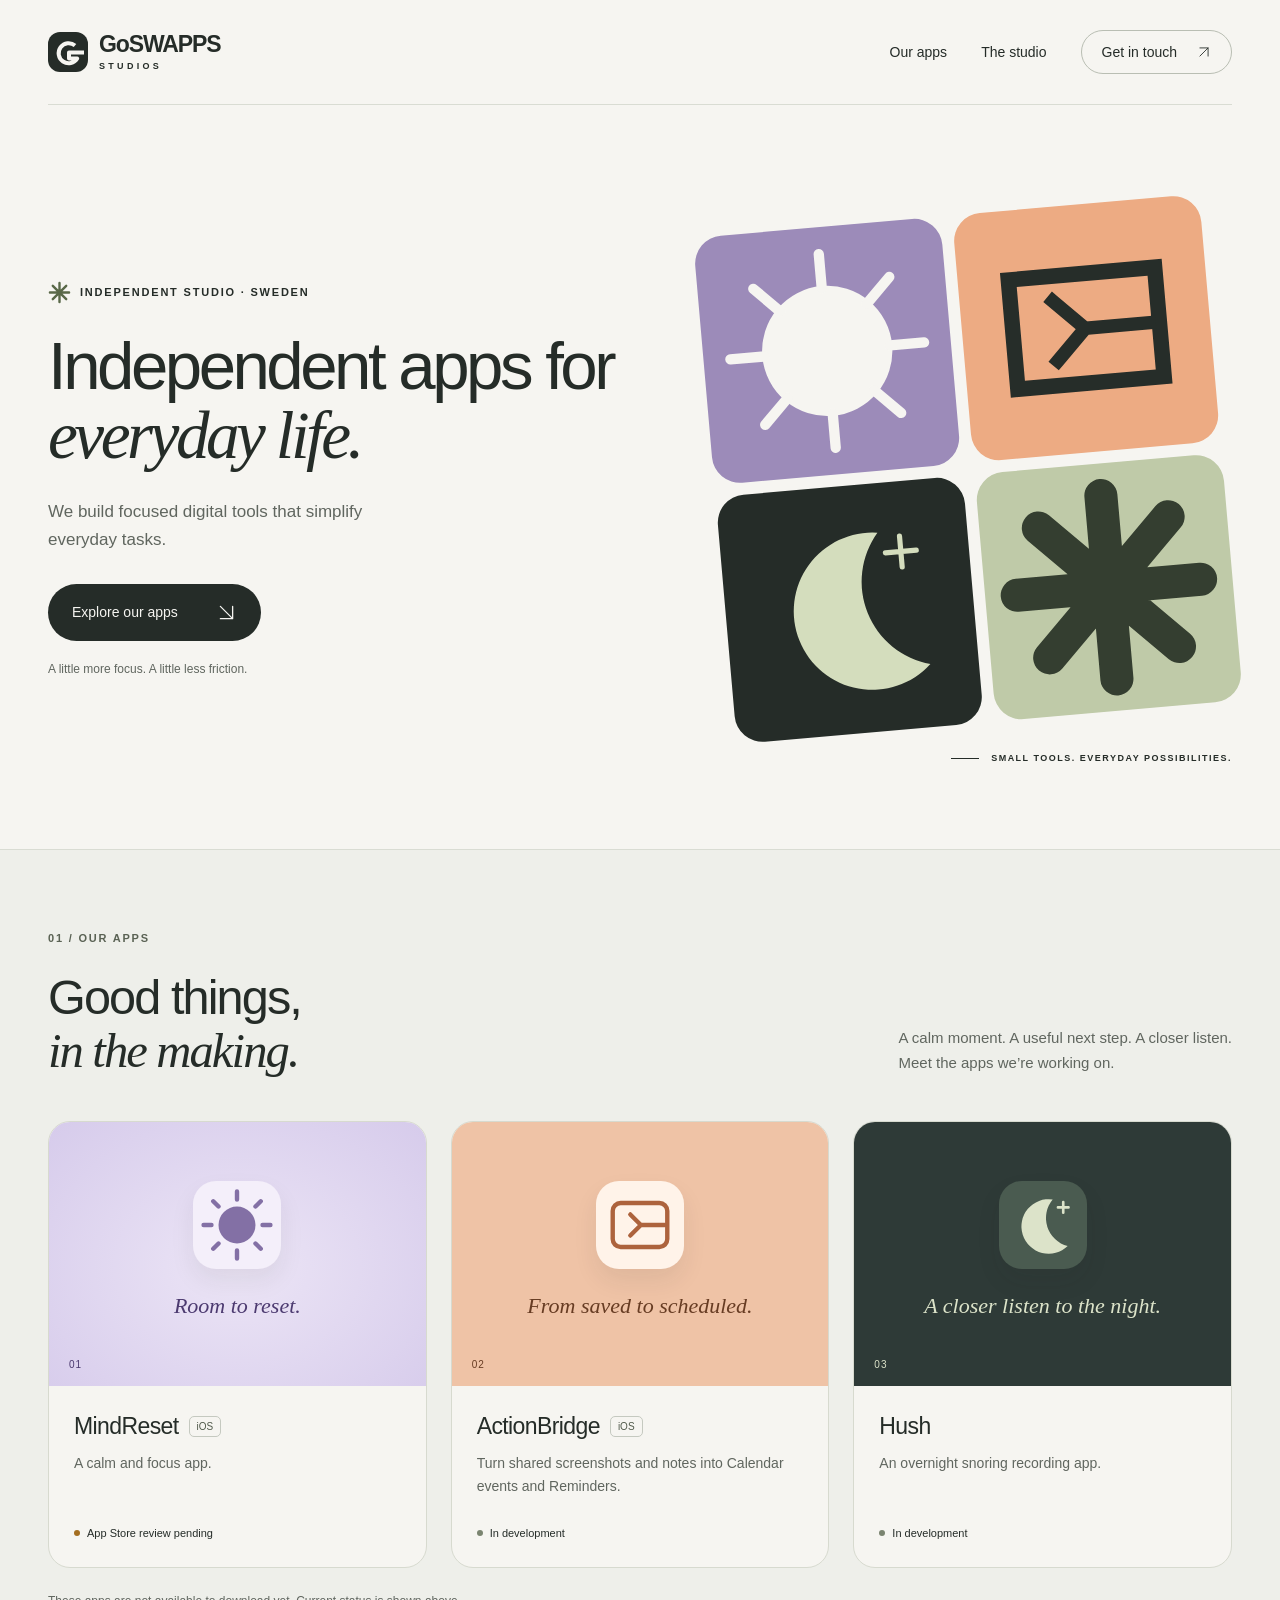
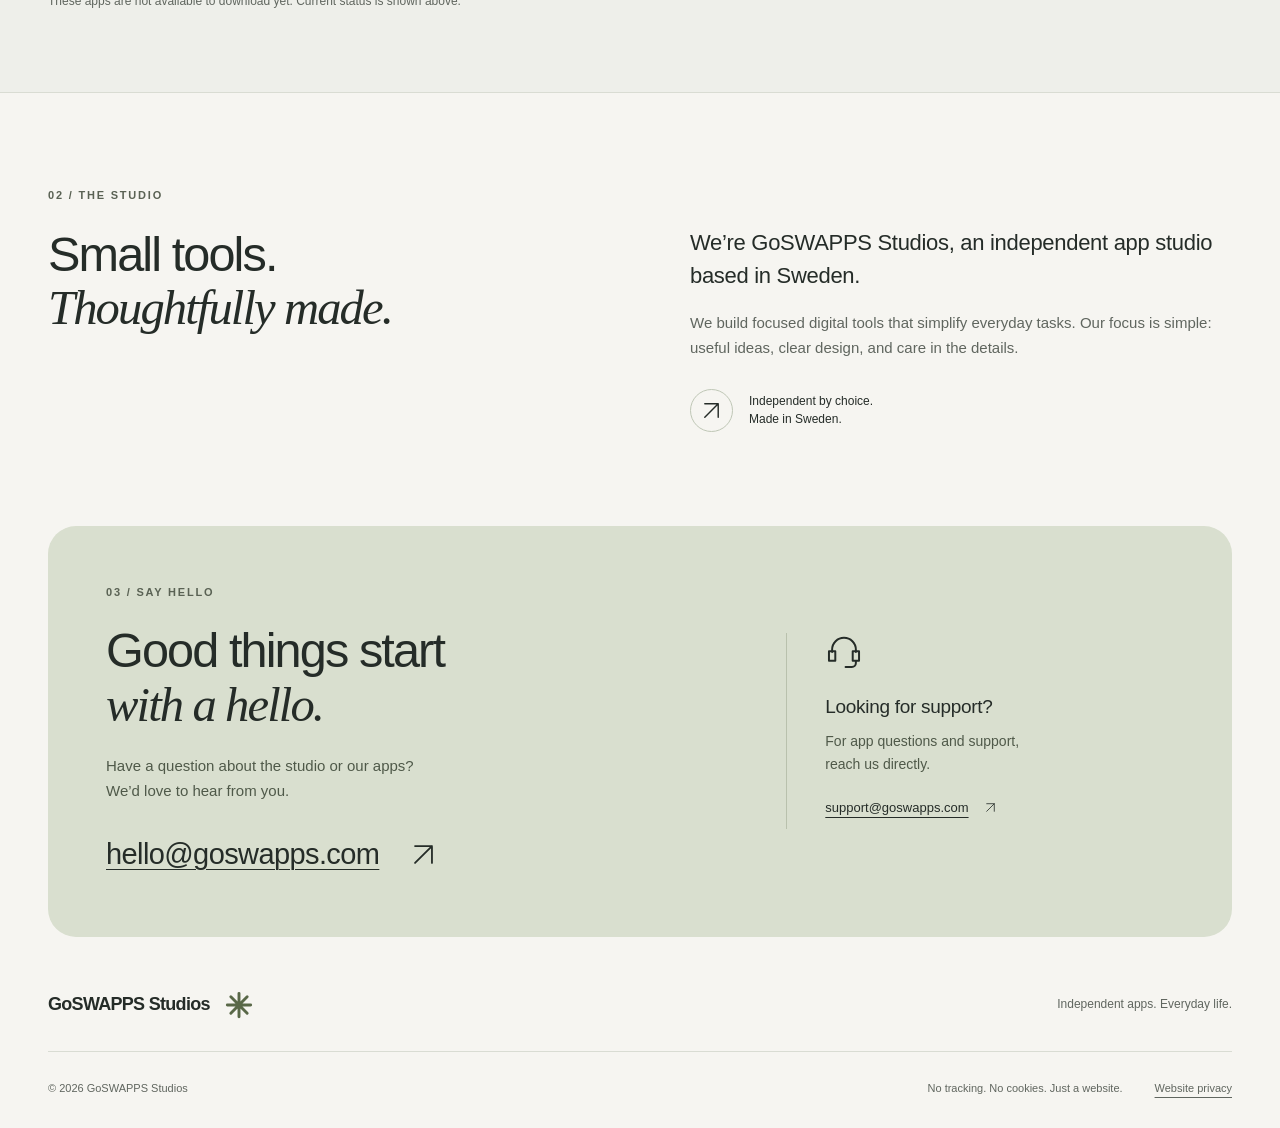
<file: index.html>
<!DOCTYPE html>
<html lang="en">
  <head>
    <meta charset="utf-8">
    <meta name="viewport" content="width=device-width, initial-scale=1">
    <meta name="theme-color" content="#f6f5f1">
    <meta name="color-scheme" content="light">
    <meta name="referrer" content="no-referrer">
    <title>GoSWAPPS Studios — Independent apps for everyday life</title>
    <meta name="description" content="GoSWAPPS Studios is an independent app studio based in Sweden. We build focused digital tools that simplify everyday tasks. Meet MindReset, ActionBridge, and Hush.">
    <link rel="canonical" href="https://goswapps.com/">
    <meta property="og:type" content="website">
    <meta property="og:site_name" content="GoSWAPPS Studios">
    <meta property="og:title" content="GoSWAPPS Studios — Independent apps for everyday life">
    <meta property="og:description" content="An independent app studio based in Sweden. Focused digital tools that simplify everyday tasks.">
    <meta property="og:url" content="https://goswapps.com/">
    <meta property="og:locale" content="en_GB">
    <meta property="og:image" content="https://goswapps.com/assets/social-card.png">
    <meta property="og:image:width" content="1200">
    <meta property="og:image:height" content="630">
    <meta property="og:image:alt" content="GoSWAPPS Studios. Independent apps for everyday life. Made in Sweden.">
    <meta name="twitter:card" content="summary_large_image">
    <meta name="twitter:title" content="GoSWAPPS Studios — Independent apps for everyday life">
    <meta name="twitter:description" content="An independent app studio based in Sweden. Focused digital tools that simplify everyday tasks.">
    <meta name="twitter:image" content="https://goswapps.com/assets/social-card.png">
    <meta name="twitter:image:alt" content="GoSWAPPS Studios. Independent apps for everyday life. Made in Sweden.">
    <link rel="icon" href="assets/favicon.svg" type="image/svg+xml">
    <link rel="icon" href="assets/favicon.png" type="image/png" sizes="32x32">
    <link rel="apple-touch-icon" href="assets/apple-touch-icon.png">
    <link rel="stylesheet" href="styles.css">
  </head>
  <body>
    <a class="skip-link" href="#main">Skip to content</a>
    <header class="site-header container">
      <a class="brand" href="./" aria-label="GoSWAPPS Studios home">
        <svg class="brand-mark" viewBox="0 0 40 40" aria-hidden="true"><rect width="40" height="40" rx="12" fill="currentColor"/><path d="M27 13.5a10 10 0 1 0 2.2 12.9H21v-6h15" fill="none" stroke="#f6f5f1" stroke-width="4" stroke-linejoin="round"/></svg>
        <span>GoSWAPPS<span class="brand-subtitle">STUDIOS</span></span>
      </a>
      <nav aria-label="Main navigation">
        <a href="#apps">Our apps</a>
        <a href="#studio">The studio</a>
        <a class="nav-contact" href="#contact">Get in touch <svg class="arrow" viewBox="0 0 24 24" fill="none" aria-hidden="true"><path d="M5 19 19 5M5 5h14v14" stroke="currentColor" stroke-width="1.5" stroke-linecap="round" stroke-linejoin="round"/></svg></a>
      </nav>
    </header>
    <main id="main">
      <section class="hero container" aria-labelledby="hero-title">
        <div class="hero-copy">
          <p class="eyebrow"><svg class="small-spark" viewBox="0 0 24 24" aria-hidden="true"><path d="M12 2v20M2 12h20M5 5l14 14M5 19 19 5" stroke="currentColor" stroke-width="2.5" stroke-linecap="round"/></svg> INDEPENDENT STUDIO · SWEDEN</p>
          <h1 id="hero-title">Independent apps for <span class="serif">everyday life.</span></h1>
          <p class="hero-description">We build focused digital tools that simplify everyday tasks.</p>
          <a class="button button-dark" href="#apps">Explore our apps <svg class="arrow" viewBox="0 0 24 24" fill="none" aria-hidden="true"><path d="m5 5 14 14M5 19h14V5" stroke="currentColor" stroke-width="1.5" stroke-linecap="round" stroke-linejoin="round"/></svg></a>
          <p class="hero-note">A little more focus. A little less friction.</p>
        </div>
        <div class="hero-art" aria-hidden="true">
          <div class="art-grid">
            <div class="art-tile art-lavender"><svg viewBox="0 0 240 240"><circle cx="120" cy="120" r="63" fill="#f6f5f1"/><path d="M120 26v33m0 122v33M26 120h33m122 0h33M54 54l24 24m84 84 24 24M54 186l24-24m84-84 24-24" stroke="#f6f5f1" stroke-width="10" stroke-linecap="round"/></svg></div>
            <div class="art-tile art-orange"><svg viewBox="0 0 240 240"><path d="M49 67h142v106H49z" fill="none" stroke="#262d29" stroke-width="15"/><path d="m90 91 29 29-29 29m30-29h61" fill="none" stroke="#262d29" stroke-width="13" stroke-linecap="square" stroke-linejoin="round"/></svg></div>
            <div class="art-tile art-dark"><svg viewBox="0 0 240 240"><path d="M153 48a76 76 0 1 0 40 131A81 81 0 0 1 153 48Z" fill="#d4ddbd"/><path d="M174 53v30m-15-15h30" stroke="#d4ddbd" stroke-width="5" stroke-linecap="round"/></svg></div>
            <div class="art-tile art-sage"><svg viewBox="0 0 240 240"><path d="M120 31v178M31 120h178M57 57l126 126M57 183 183 57" stroke="#343e30" stroke-width="32" stroke-linecap="round"/></svg></div>
          </div>
          <div class="art-caption"><span class="caption-line"></span> SMALL TOOLS. EVERYDAY POSSIBILITIES.</div>
        </div>
      </section>
      <section class="apps-section section-space" id="apps" aria-labelledby="apps-title">
        <div class="container">
          <div class="section-heading">
            <div><p class="eyebrow section-label">01 / OUR APPS</p><h2 id="apps-title">Good things,<br><span class="serif">in the making.</span></h2></div>
            <p>A calm moment. A useful next step. A closer listen.<br class="desktop-break"> Meet the apps we’re working on.</p>
          </div>
          <div class="app-grid">
            <article class="app-card">
              <div class="app-art mindreset-art" aria-hidden="true">
                <div class="app-icon mindreset-icon"><svg viewBox="0 0 100 100"><circle cx="50" cy="50" r="21" fill="currentColor"/><path d="M50 12v9m0 58v9M12 50h9m58 0h9M23 23l6 6m42 42 6 6M23 77l6-6m42-42 6-6" stroke="currentColor" stroke-width="5" stroke-linecap="round"/></svg></div>
                <span class="art-word">Room to reset.</span><span class="art-index">01</span>
              </div>
              <div class="app-content"><div class="app-heading"><h3>MindReset</h3><span class="platform">iOS</span></div><p>A calm and focus app.</p><p class="status"><span class="status-dot pending" aria-hidden="true"></span>App Store review pending</p></div>
            </article>
            <article class="app-card">
              <div class="app-art actionbridge-art" aria-hidden="true">
                <div class="app-icon actionbridge-icon"><svg viewBox="0 0 100 100"><rect x="19" y="25" width="62" height="50" rx="9" fill="none" stroke="currentColor" stroke-width="5"/><path d="M39 38 51 50 39 62m12-12h27" fill="none" stroke="currentColor" stroke-width="5" stroke-linecap="round" stroke-linejoin="round"/></svg></div>
                <span class="art-word">From saved to scheduled.</span><span class="art-index">02</span>
              </div>
              <div class="app-content"><div class="app-heading"><h3>ActionBridge</h3><span class="platform">iOS</span></div><p>Turn shared screenshots and notes into Calendar events and Reminders.</p><p class="status"><span class="status-dot" aria-hidden="true"></span>In development</p></div>
            </article>
            <article class="app-card">
              <div class="app-art hush-art" aria-hidden="true">
                <div class="app-icon hush-icon"><svg viewBox="0 0 100 100"><path d="M61 21a31 31 0 1 0 17 53A33 33 0 0 1 61 21Z" fill="currentColor"/><path d="M73 24v12m-6-6h12" stroke="currentColor" stroke-width="3" stroke-linecap="round"/></svg></div>
                <span class="art-word">A closer listen to the night.</span><span class="art-index">03</span>
              </div>
              <div class="app-content"><div class="app-heading"><h3>Hush</h3></div><p>An overnight snoring recording app.</p><p class="status"><span class="status-dot" aria-hidden="true"></span>In development</p></div>
            </article>
          </div>
          <p class="portfolio-note">These apps are not available to download yet. Current status is shown above.</p>
        </div>
      </section>
      <section class="studio-section section-space container" id="studio" aria-labelledby="studio-title">
        <div class="studio-heading"><p class="eyebrow section-label">02 / THE STUDIO</p><h2 id="studio-title">Small tools.<br><span class="serif">Thoughtfully made.</span></h2></div>
        <div class="studio-copy"><p class="studio-lead">We’re GoSWAPPS Studios, an independent app studio based in Sweden.</p><p>We build focused digital tools that simplify everyday tasks. Our focus is simple: useful ideas, clear design, and care in the details.</p><div class="studio-origin"><span class="origin-symbol" aria-hidden="true"><svg class="arrow" viewBox="0 0 24 24" fill="none" aria-hidden="true"><path d="M5 19 19 5M5 5h14v14" stroke="currentColor" stroke-width="1.5" stroke-linecap="round" stroke-linejoin="round"/></svg></span><span>Independent by choice.<br>Made in Sweden.</span></div></div>
      </section>
      <section class="contact-section container" id="contact" aria-labelledby="contact-title">
        <div class="contact-panel">
          <div class="contact-copy"><p class="eyebrow section-label">03 / SAY HELLO</p><h2 id="contact-title">Good things start<br><span class="serif">with a hello.</span></h2><p>Have a question about the studio or our apps?<br>We’d love to hear from you.</p><a class="contact-email" href="mailto:hello@goswapps.com">hello@goswapps.com <svg class="arrow" viewBox="0 0 24 24" fill="none" aria-hidden="true"><path d="M5 19 19 5M5 5h14v14" stroke="currentColor" stroke-width="1.5" stroke-linecap="round" stroke-linejoin="round"/></svg></a></div>
          <div class="support-card"><svg viewBox="0 0 48 48" aria-hidden="true"><path d="M9 24v-3a15 15 0 0 1 30 0v3M9 23H5v12h8V23H9Zm30 0h4v12h-8V23h4Zm0 12v3a5 5 0 0 1-5 5h-8" fill="none" stroke="currentColor" stroke-width="2.5" stroke-linecap="round" stroke-linejoin="round"/></svg><h3>Looking for support?</h3><p>For app questions and support, reach us directly.</p><a href="mailto:support@goswapps.com">support@goswapps.com <svg class="arrow" viewBox="0 0 24 24" fill="none" aria-hidden="true"><path d="M5 19 19 5M5 5h14v14" stroke="currentColor" stroke-width="1.5" stroke-linecap="round" stroke-linejoin="round"/></svg></a></div>
        </div>
      </section>
    </main>
    <footer class="site-footer container"><div class="footer-top"><a class="footer-brand" href="./">GoSWAPPS Studios<svg class="small-spark" viewBox="0 0 24 24" aria-hidden="true"><path d="M12 2v20M2 12h20M5 5l14 14M5 19 19 5" stroke="currentColor" stroke-width="2.5" stroke-linecap="round"/></svg></a><p>Independent apps. Everyday life.</p></div><div class="footer-bottom"><p>© 2026 GoSWAPPS Studios</p><p>No tracking. No cookies. Just a website.</p><a href="privacy.html">Website privacy</a></div></footer>
  </body>
</html>
</file>
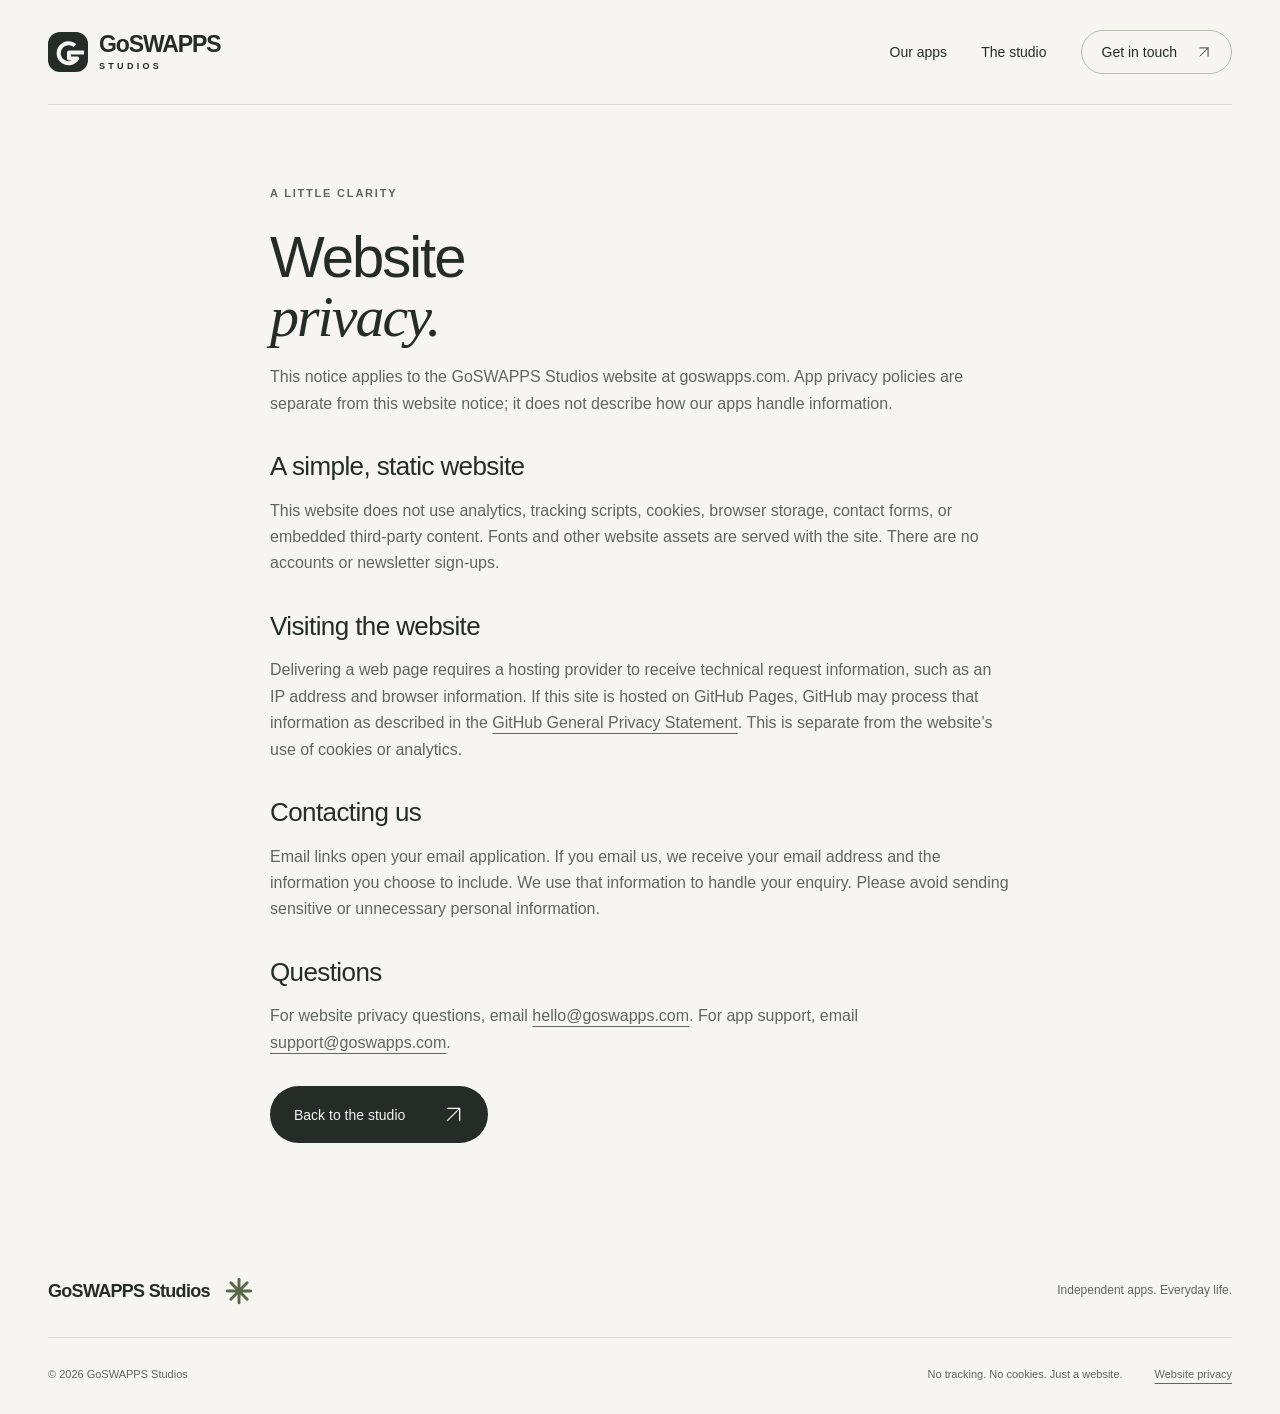
<file: privacy.html>
<!DOCTYPE html>
<html lang="en">
  <head>
    <meta charset="utf-8">
    <meta name="viewport" content="width=device-width, initial-scale=1">
    <meta name="theme-color" content="#f6f5f1">
    <meta name="color-scheme" content="light">
    <meta name="referrer" content="no-referrer">
    <title>Website privacy — GoSWAPPS Studios</title>
    <meta name="description" content="How the GoSWAPPS Studios website handles privacy: no tracking, analytics, cookies, forms, or third-party assets.">
    <link rel="canonical" href="https://goswapps.com/privacy.html">
    <meta property="og:type" content="website">
    <meta property="og:site_name" content="GoSWAPPS Studios">
    <meta property="og:title" content="Website privacy — GoSWAPPS Studios">
    <meta property="og:description" content="A simple website with no tracking, analytics, cookies, or third-party assets.">
    <meta property="og:url" content="https://goswapps.com/privacy.html">
    <meta property="og:image" content="https://goswapps.com/assets/social-card.png">
    <meta property="og:image:width" content="1200">
    <meta property="og:image:height" content="630">
    <meta property="og:image:alt" content="GoSWAPPS Studios. Independent apps for everyday life. Made in Sweden.">
    <meta name="twitter:card" content="summary_large_image">
    <meta name="twitter:image" content="https://goswapps.com/assets/social-card.png">
    <link rel="icon" href="assets/favicon.svg" type="image/svg+xml">
    <link rel="icon" href="assets/favicon.png" type="image/png" sizes="32x32">
    <link rel="apple-touch-icon" href="assets/apple-touch-icon.png">
    <link rel="stylesheet" href="styles.css">
  </head>
  <body>
    <a class="skip-link" href="#main">Skip to content</a>
    <header class="site-header container"><a class="brand" href="./" aria-label="GoSWAPPS Studios home"><svg class="brand-mark" viewBox="0 0 40 40" aria-hidden="true"><rect width="40" height="40" rx="12" fill="currentColor"/><path d="M27 13.5a10 10 0 1 0 2.2 12.9H21v-6h15" fill="none" stroke="#f6f5f1" stroke-width="4" stroke-linejoin="round"/></svg><span>GoSWAPPS<span class="brand-subtitle">STUDIOS</span></span></a><nav aria-label="Main navigation"><a href="./#apps">Our apps</a><a href="./#studio">The studio</a><a class="nav-contact" href="./#contact">Get in touch <svg class="arrow" viewBox="0 0 24 24" fill="none" aria-hidden="true"><path d="M5 19 19 5M5 5h14v14" stroke="currentColor" stroke-width="1.5" stroke-linecap="round" stroke-linejoin="round"/></svg></a></nav></header>
    <main class="text-page" id="main">
      <p class="eyebrow section-label">A LITTLE CLARITY</p>
      <h1>Website <span class="serif">privacy.</span></h1>
      <p>This notice applies to the GoSWAPPS Studios website at goswapps.com. App privacy policies are separate from this website notice; it does not describe how our apps handle information.</p>
      <h2>A simple, static website</h2>
      <p>This website does not use analytics, tracking scripts, cookies, browser storage, contact forms, or embedded third-party content. Fonts and other website assets are served with the site. There are no accounts or newsletter sign-ups.</p>
      <h2>Visiting the website</h2>
      <p>Delivering a web page requires a hosting provider to receive technical request information, such as an IP address and browser information. If this site is hosted on GitHub Pages, GitHub may process that information as described in the <a href="https://docs.github.com/en/site-policy/privacy-policies/github-general-privacy-statement">GitHub General Privacy Statement</a>. This is separate from the website’s use of cookies or analytics.</p>
      <h2>Contacting us</h2>
      <p>Email links open your email application. If you email us, we receive your email address and the information you choose to include. We use that information to handle your enquiry. Please avoid sending sensitive or unnecessary personal information.</p>
      <h2>Questions</h2>
      <p>For website privacy questions, email <a href="mailto:hello@goswapps.com">hello@goswapps.com</a>. For app support, email <a href="mailto:support@goswapps.com">support@goswapps.com</a>.</p>
      <a class="button button-dark" href="./">Back to the studio <svg class="arrow" viewBox="0 0 24 24" fill="none" aria-hidden="true"><path d="M5 19 19 5M5 5h14v14" stroke="currentColor" stroke-width="1.5" stroke-linecap="round" stroke-linejoin="round"/></svg></a>
    </main>
    <footer class="site-footer container"><div class="footer-top"><a class="footer-brand" href="./">GoSWAPPS Studios<svg class="small-spark" viewBox="0 0 24 24" aria-hidden="true"><path d="M12 2v20M2 12h20M5 5l14 14M5 19 19 5" stroke="currentColor" stroke-width="2.5" stroke-linecap="round"/></svg></a><p>Independent apps. Everyday life.</p></div><div class="footer-bottom"><p>© 2026 GoSWAPPS Studios</p><p>No tracking. No cookies. Just a website.</p><a href="privacy.html" aria-current="page">Website privacy</a></div></footer>
  </body>
</html>
</file>
<file: styles.css>
/* Local system fonts and CSS only. No external resources or runtime scripts. */
:root {
  --paper: #f6f5f1;
  --ink: #252c28;
  --muted: #60665f;
  --line: #d9dcd3;
  --sage: #d9dfcf;
  --violet: #d6cbeb;
  --orange: #edab83;
  --radius: 22px;
  color-scheme: light;
  font-family: -apple-system, BlinkMacSystemFont, "Segoe UI", Helvetica, Arial, sans-serif;
  color: var(--ink);
  background: var(--paper);
  font-synthesis: none;
  -webkit-text-size-adjust: 100%;
  text-rendering: optimizeLegibility;
}
* { box-sizing: border-box; }
body { margin: 0; }
a { color: inherit; text-underline-offset: 5px; overflow-wrap: anywhere; }
a:hover { text-decoration-thickness: 2px; }
a:focus-visible { outline: 3px solid #50408b; outline-offset: 6px; border-radius: 3px; }
::selection { background: #d6cbeb; color: #252c28; }
svg { display: block; width: 100%; height: auto; }
h1, h2, h3, p { margin: 0; overflow-wrap: anywhere; }
h1, h2, h3 { font-weight: 500; }
p { line-height: 1.65; }
.container { width: min(1200px, calc(100% - 96px)); margin-inline: auto; }
.serif { font-family: Georgia, "Times New Roman", serif; font-weight: 400; font-style: italic; }
.skip-link { position: absolute; top: 12px; left: 12px; z-index: 10; transform: translateY(-180%); padding: 12px 18px; background: var(--ink); color: #fff; }
.skip-link:focus { transform: none; }
.site-header { display: flex; align-items: center; justify-content: space-between; gap: 30px; padding-block: 30px; border-bottom: 1px solid var(--line); }
.brand { display: flex; align-items: center; gap: 11px; font-size: 23px; line-height: 1.1; letter-spacing: -1.1px; font-weight: 650; text-decoration: none; }
.brand-mark { width: 40px; flex-shrink: 0; }
.brand-subtitle { display: block; margin-top: 5px; font-size: 9px; font-weight: 600; letter-spacing: 3.3px; }
nav { display: flex; flex-wrap: wrap; align-items: center; gap: 34px; font-size: 14px; }
nav a { display: inline-flex; align-items: center; gap: 20px; min-height: 44px; text-decoration: none; }
nav a:hover { text-decoration: underline; }
.nav-contact { border: 1px solid #b9beb3; border-radius: 30px; padding: 0 20px; }
.hero { padding-block: 92px 86px; display: grid; grid-template-columns: minmax(0, 1.12fr) minmax(0, 1fr); align-items: center; gap: 64px; }
.hero > *, .studio-section > *, .contact-panel > * { min-width: 0; }
.eyebrow { font-size: 11px; font-weight: 650; letter-spacing: 1.8px; line-height: 1.6; }
.hero .eyebrow { display: flex; align-items: center; gap: 9px; margin-bottom: 27px; }
.small-spark { width: 23px; height: 23px; flex-shrink: 0; color: #596848; }
.arrow { display: inline-block; width: 1em; height: 1em; flex-shrink: 0; }
h1 { font-size: clamp(48px, 5.25vw, 70px); line-height: 1.04; letter-spacing: -3.5px; max-width: 620px; }
h1 .serif { display: block; }
.hero-description { color: var(--muted); max-width: 350px; font-size: 17px; margin-block: 27px 30px; }
.button { display: inline-flex; align-items: center; justify-content: space-between; gap: 38px; padding: 18px 24px; min-height: 52px; border-radius: 30px; font-size: 14px; font-weight: 500; text-decoration: none; transition: background-color 160ms ease; }
.button-dark { background: var(--ink); color: var(--paper); }
.button-dark:hover { background: #44523f; }
.button .arrow { width: 21px; height: 21px; }
.hero-note { margin-top: 19px; color: var(--muted); font-size: 12px; }
.hero-art { padding-top: 8px; }
.art-grid { display: grid; grid-template-columns: repeat(2, 1fr); gap: 12px; transform: rotate(-5deg); margin: 10px 10px 30px; }
.art-tile { aspect-ratio: 1; border-radius: 28px; overflow: hidden; }
.art-tile svg { width: 100%; height: 100%; }
.art-lavender { background: #9c8bb9; }
.art-orange { background: var(--orange); }
.art-dark { background: var(--ink); }
.art-sage { background: #bfcaa8; }
.art-caption { display: flex; align-items: center; justify-content: flex-end; gap: 12px; font-size: 9px; letter-spacing: 1.5px; font-weight: 600; }
.caption-line { display: block; width: 28px; height: 1px; background: var(--ink); }
.section-space { padding-block: 80px; }
.apps-section { border-block: 1px solid var(--line); background: #eeefea; scroll-margin-top: 24px; }
.section-heading { display: flex; align-items: flex-end; justify-content: space-between; gap: 40px; margin-bottom: 42px; }
.section-label { margin-bottom: 23px; color: #5a6254; }
h2 { font-size: clamp(36px, 3.8vw, 50px); line-height: 1.1; letter-spacing: -1.9px; }
.section-heading > p { color: var(--muted); font-size: 15px; padding-bottom: 3px; }
.app-grid { display: grid; grid-template-columns: repeat(3, minmax(0, 1fr)); gap: 24px; }
.app-card { background: var(--paper); border: 1px solid #d7dacf; border-radius: var(--radius); overflow: hidden; display: flex; flex-direction: column; }
.app-art { min-height: 264px; display: flex; flex-direction: column; align-items: center; justify-content: center; gap: 24px; position: relative; padding: 35px 20px 43px; overflow: hidden; }
.mindreset-art { background: radial-gradient(ellipse at 50% 55%, #ece5f6, #d6cbeb); color: #4c3a70; }
.actionbridge-art { background: #efc3a6; color: #673c23; }
.hush-art { background: #2e3a37; color: #dce3c9; }
.app-icon { width: 88px; aspect-ratio: 1; border-radius: 23px; position: relative; box-shadow: 0 12px 24px #252c2814; }
.mindreset-icon { background: #f4effa; color: #8370a5; }
.actionbridge-icon { background: #fff3e9; color: #ad633d; }
.hush-icon { background: #4a5b50; color: #dce3c9; }
.art-word { font-family: Georgia, "Times New Roman", serif; font-style: italic; font-size: 22px; text-align: center; }
.art-index { position: absolute; bottom: 16px; left: 20px; font-size: 10px; letter-spacing: 1px; }
.app-content { padding: 27px 25px 25px; display: flex; flex-direction: column; flex: 1; }
.app-heading { display: flex; align-items: center; gap: 10px; margin-bottom: 12px; flex-wrap: wrap; }
h3 { font-size: 23px; letter-spacing: -.6px; }
.platform { font-size: 10px; border: 1px solid #c5c9c0; padding: 2px 7px; border-radius: 5px; color: #515a4b; line-height: 1.5; }
.app-content > p:not(.status) { font-size: 14px; color: var(--muted); margin-bottom: 26px; }
.status { margin-top: auto; display: flex; align-items: center; gap: 7px; font-size: 11px; font-weight: 500; }
.status-dot { width: 6px; height: 6px; border-radius: 50%; background: #7a8470; flex-shrink: 0; }
.status-dot.pending { background: #a46e20; }
.portfolio-note { font-size: 12px; color: var(--muted); margin-top: 24px; }
.studio-section { display: grid; grid-template-columns: repeat(2, minmax(0, 1fr)); gap: 100px; scroll-margin-top: 24px; padding-block: 94px; }
.studio-copy { padding-top: 39px; }
.studio-lead { font-size: 22px; line-height: 1.5; letter-spacing: -.3px; margin-bottom: 19px; }
.studio-copy > p:not(.studio-lead) { font-size: 15px; color: var(--muted); }
.studio-origin { display: flex; align-items: center; gap: 16px; margin-top: 28px; font-size: 12px; line-height: 1.5; }
.origin-symbol { display: grid; place-items: center; width: 43px; height: 43px; flex-shrink: 0; border: 1px solid #bfc7b6; border-radius: 50%; font-size: 23px; }
.contact-section { scroll-margin-top: 24px; }
.contact-panel { background: var(--sage); border-radius: 28px; padding: 58px; display: grid; grid-template-columns: minmax(0, 1.6fr) minmax(0, 1fr); gap: 60px; align-items: center; }
.contact-copy > p:not(.eyebrow) { margin-top: 22px; color: #4f5949; font-size: 15px; }
.contact-email { display: inline-flex; max-width: 100%; align-items: center; gap: 30px; margin-top: 26px; padding-block: 8px; font-size: clamp(19px, 2.4vw, 29px); letter-spacing: -.6px; text-decoration-thickness: 1px; }
.support-card { border-left: 1px solid #b9c1ad; padding-left: 38px; }
.support-card > svg { width: 38px; margin-bottom: 25px; }
.support-card h3 { font-size: 19px; letter-spacing: -.3px; }
.support-card p { color: #4f5949; font-size: 14px; margin-top: 12px; max-width: 230px; }
.support-card a { display: inline-flex; align-items: center; gap: 15px; font-size: 13px; min-height: 44px; margin-top: 9px; overflow-wrap: anywhere; }
.site-footer { padding-block: 54px 24px; }
.footer-top { display: flex; align-items: center; justify-content: space-between; gap: 24px; padding-bottom: 32px; }
.footer-brand { display: inline-flex; align-items: center; gap: 15px; font-size: 18px; letter-spacing: -.7px; font-weight: 600; text-decoration: none; }
.footer-brand .small-spark { width: 28px; height: 28px; }
.footer-top p { color: var(--muted); font-size: 12px; }
.footer-bottom { display: flex; flex-wrap: wrap; align-items: center; gap: 16px 32px; padding-top: 20px; border-top: 1px solid var(--line); font-size: 11px; color: var(--muted); }
.footer-bottom p:first-child { margin-right: auto; }
.footer-bottom a { display: inline-flex; align-items: center; min-height: 32px; }
.text-page { width: min(740px, calc(100% - 96px)); margin-inline: auto; padding-block: 80px; }
.text-page h1 { font-size: clamp(40px, 5vw, 58px); letter-spacing: -2px; }
.text-page h2 { font-size: 26px; letter-spacing: -.6px; margin-top: 35px; margin-bottom: 13px; }
.text-page p { margin-top: 17px; color: var(--muted); }
.text-page .eyebrow { margin-top: 0; margin-bottom: 24px; }
.text-page a { overflow-wrap: anywhere; }
.text-page .button { margin-top: 30px; }
@media (min-width: 1500px) { .hero { padding-block: 110px; } }
@media (max-width: 1050px) {
  .container { width: calc(100% - 64px); }
  .hero { gap: 36px; padding-block: 70px; }
  h1 { font-size: 53px; letter-spacing: -2.6px; }
  .hero .eyebrow { font-size: 10px; letter-spacing: 1.2px; }
  .art-tile { border-radius: 21px; }
  .art-caption { font-size: 8px; letter-spacing: .8px; }
  .app-grid { gap: 16px; }
  .app-content { padding: 23px 18px; }
  .app-art { min-height: 230px; }
  .art-word { font-size: 19px; }
  .studio-section { gap: 50px; }
  .contact-panel { padding: 42px; gap: 30px; }
  .support-card { padding-left: 25px; }
}
@media (max-width: 760px) {
  .container { width: calc(100% - 40px); }
  .site-header { gap: 16px; padding-block: 23px; flex-wrap: wrap; }
  .brand { font-size: 21px; }
  .brand-mark { width: 36px; }
  nav { gap: 22px; font-size: 12px; }
  nav a { gap: 9px; }
  .nav-contact { border: 0; padding: 0; }
  .hero { grid-template-columns: 1fr; padding-block: 56px 48px; gap: 46px; }
  .hero-copy { max-width: 520px; }
  h1 { font-size: clamp(48px, 9vw, 68px); letter-spacing: -2.6px; }
  .hero-description { font-size: 16px; max-width: 360px; margin-block: 24px; }
  .hero .eyebrow { font-size: 10px; margin-bottom: 23px; }
  .hero-art { width: min(430px, 93%); margin-inline: auto; }
  .art-grid { gap: 10px; margin: 8px 8px 26px; }
  .art-caption { font-size: 8px; }
  .section-space { padding-block: 56px; }
  .section-heading { flex-direction: column; align-items: flex-start; gap: 22px; margin-bottom: 30px; }
  .section-heading > p { font-size: 14px; }
  h2 { font-size: 40px; }
  .section-label { margin-bottom: 18px; }
  .app-grid { grid-template-columns: 1fr; gap: 23px; }
  .app-art { min-height: 260px; }
  .app-icon { width: 92px; }
  .art-word { font-size: 23px; }
  .app-content { padding: 25px; }
  .app-content > p:not(.status) { margin-bottom: 22px; }
  .status { font-size: 12px; }
  .portfolio-note { line-height: 1.6; }
  .studio-section { grid-template-columns: 1fr; gap: 26px; }
  .studio-copy { padding-top: 0; }
  .studio-lead { font-size: 21px; }
  .contact-panel { grid-template-columns: 1fr; padding: 34px 27px; gap: 35px; border-radius: 22px; }
  .contact-email { font-size: 24px; gap: 20px; }
  .support-card { border-left: 0; border-top: 1px solid #b9c1ad; padding: 28px 0 0; }
  .support-card svg { margin-bottom: 19px; }
  .support-card p { max-width: none; }
  .support-card a { font-size: 14px; }
  .footer-top { flex-direction: column; align-items: flex-start; gap: 8px; padding-bottom: 24px; }
  .footer-bottom { gap: 8px 20px; }
  .footer-bottom p:first-child { width: 100%; }
  .text-page { width: calc(100% - 40px); padding-block: 56px; }
}
@media (max-width: 420px) {
  .site-header { gap: 14px; }
  nav { width: 100%; justify-content: space-between; }
  h1 { font-size: 47px; letter-spacing: -2.5px; }
  .hero { padding-top: 40px; }
  h2 { font-size: 36px; }
  .contact-panel { padding-inline: 23px; }
  .contact-email { font-size: 20px; gap: 12px; letter-spacing: -.4px; }
  .desktop-break { display: none; }
}
@media (prefers-reduced-motion: reduce) { *, *::before, *::after { transition: none !important; } }
@media print {
  .skip-link, .hero-art { display: none; }
  .container, .text-page { width: 100%; }
  body { background: #fff; }
  .hero, .section-space, .text-page { padding-block: 24px; }
  .hero, .studio-section, .contact-panel { display: block; }
  .app-card, .contact-panel { break-inside: avoid; }
  .app-art { min-height: 140px; }
  .support-card { margin-top: 25px; border: 0; padding-left: 0; }
  .site-footer { padding-block: 24px; }
}
</file>
